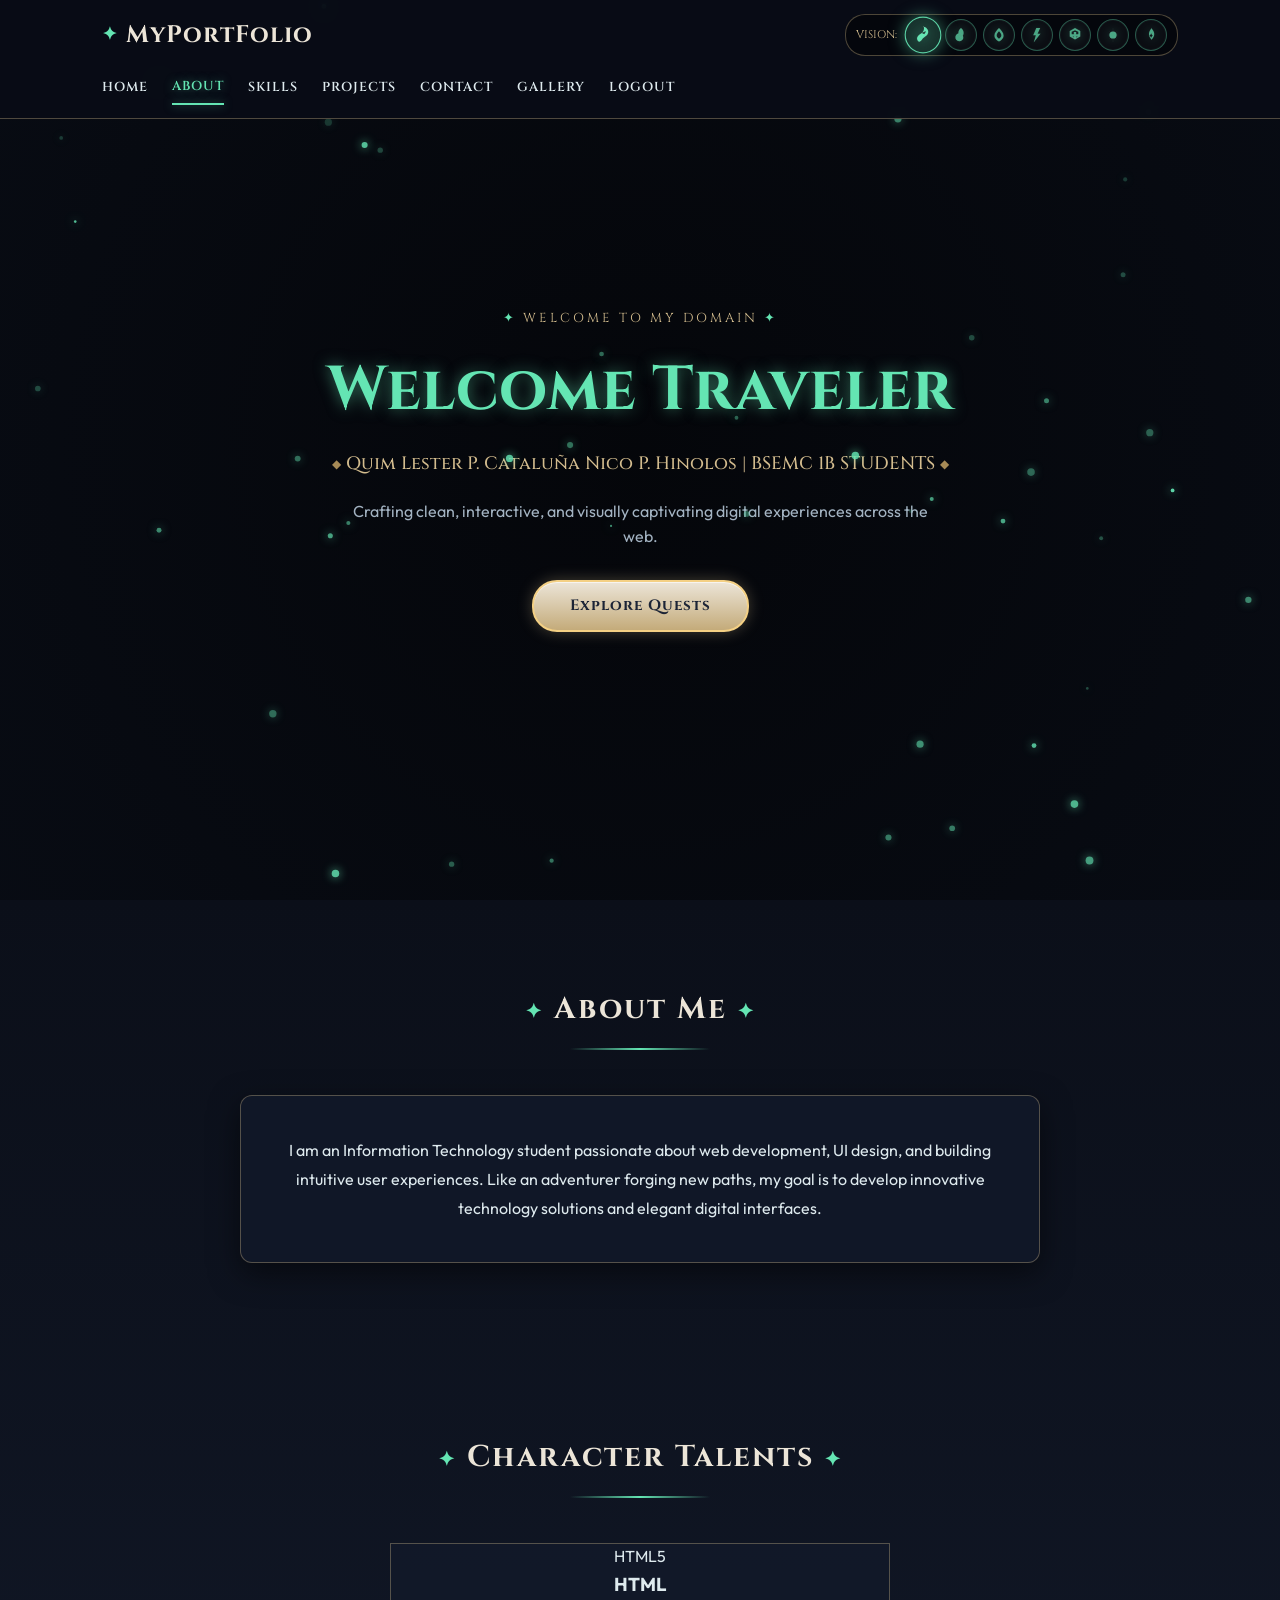
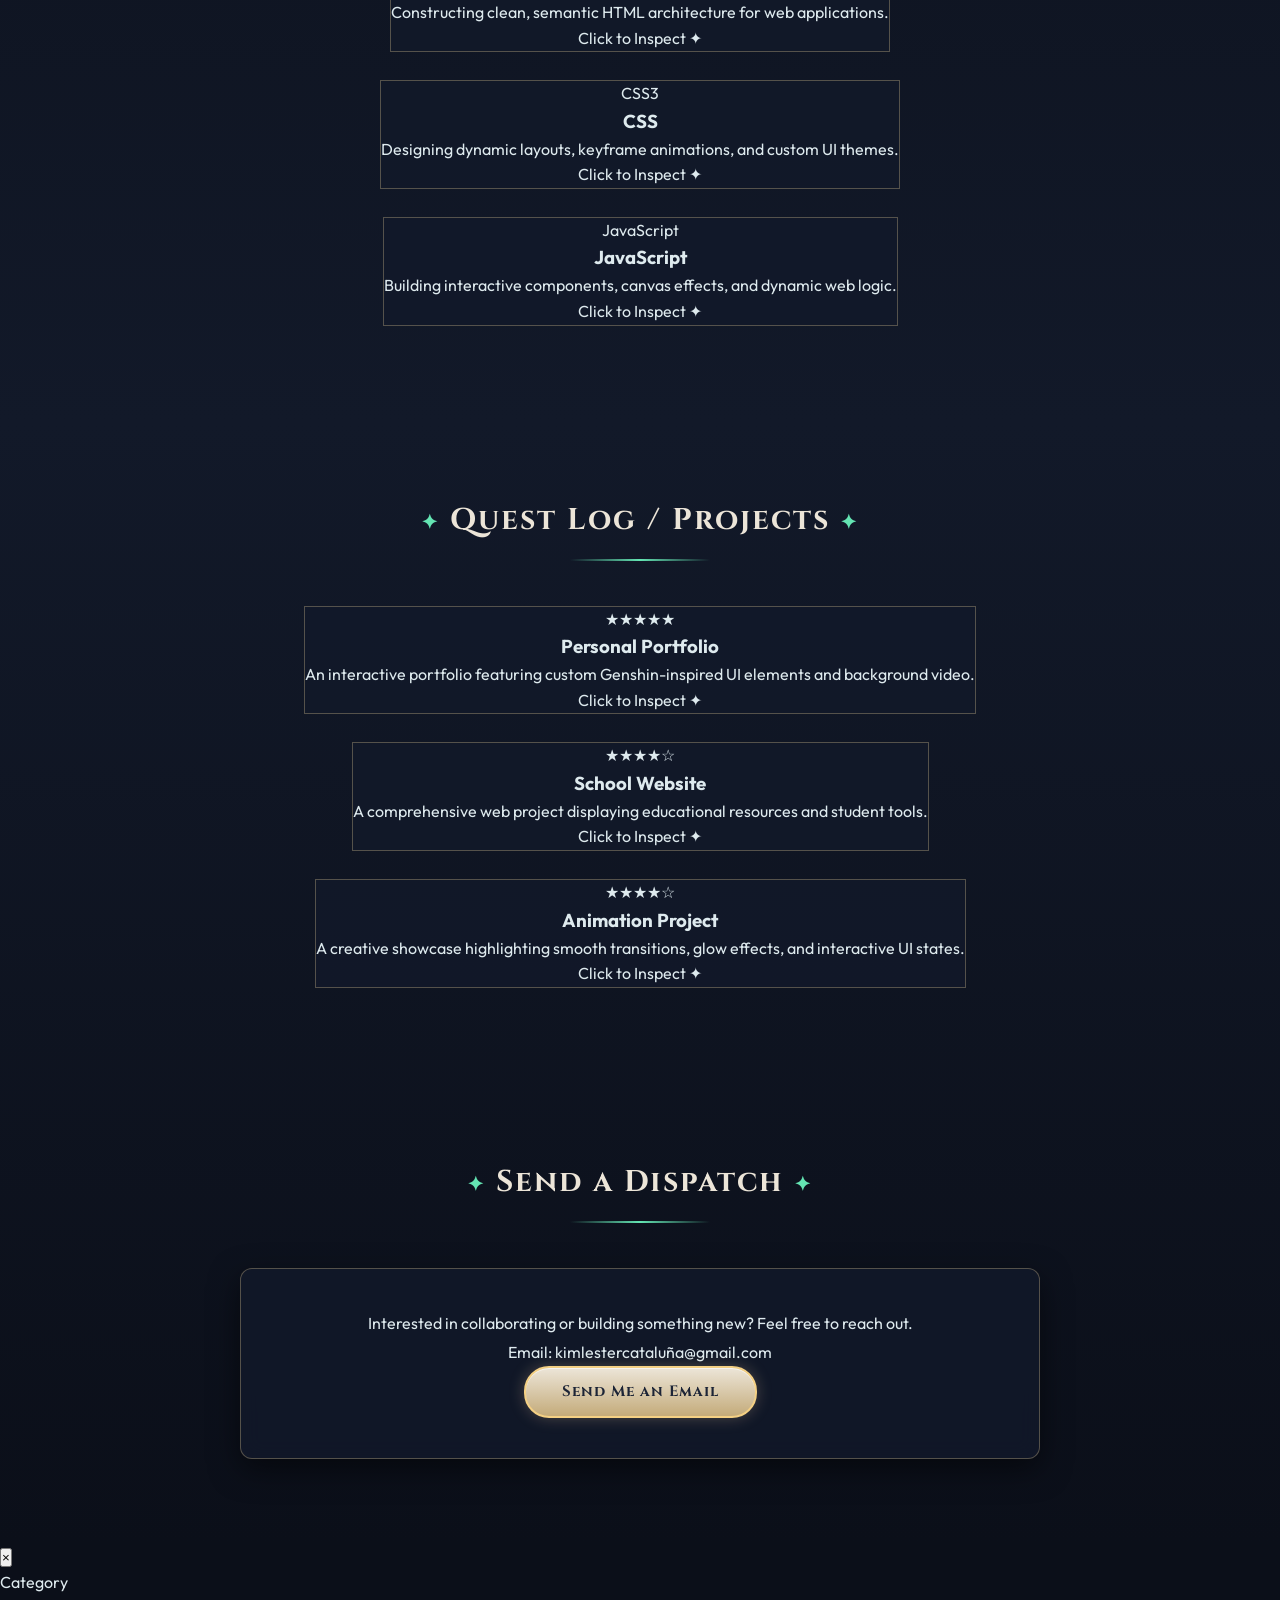
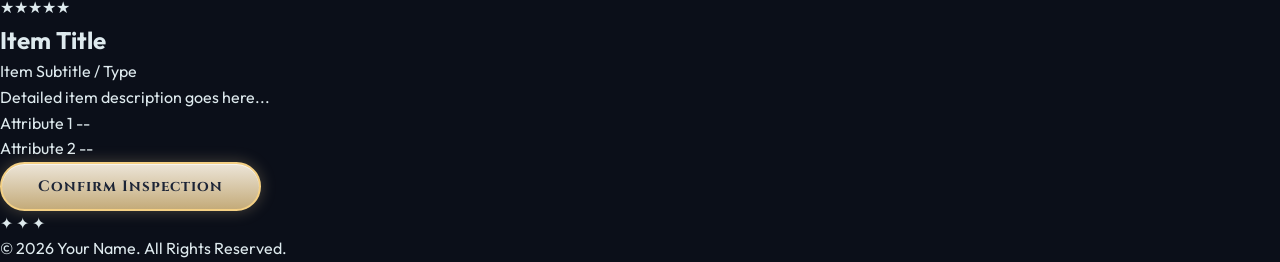
<file: index.html>
<!DOCTYPE html>
<html lang="en" class="theme-anemo">
<head>
    <meta charset="UTF-8">
    <meta name="viewport" content="width=device-width, initial-scale=1.0">
    <title>My Personal Portfolio | Teyvat Edition</title>

    <!-- Google Fonts for Genshin UI Typography -->
    <link rel="preconnect" href="https://fonts.googleapis.com">
    <link rel="preconnect" href="https://fonts.gstatic.com" crossorigin>
    <link href="https://fonts.googleapis.com/css2?family=Cinzel:wght@600;700;900&family=Outfit:wght@300;400;500;600&display=swap" rel="stylesheet">

    <!-- CSS Stylesheet -->
    <link rel="stylesheet" href="styles.css">
    <link rel="icon" type="image/png" href="logo.png">
</head>
<body>

    <!-- Canvas for Interactive Elemental Particles -->
    <canvas id="particle-canvas"></canvas>

    <!-- Navigation Bar -->
    <header>
        <nav class="navbar">
            <h2 class="logo"><span class="icon">✦</span>MyPortFolio</h2>

            <!-- Elemental Vision Switcher -->
            <div class="element-switcher" title="Change Elemental Vision">
                <span class="switcher-label">Vision:</span>
                <button class="elem-btn active" data-element="anemo" title="Anemo (Teal)" aria-label="Anemo Vision">
                    <svg viewBox="0 0 24 24" aria-hidden="true"><path d="M12 2.5c2.6 0 5 1.7 5.8 4.2.7 2.1-.1 4.5-2.1 6.2-.7.6-1.7 1.2-2.6 1.9-.8.6-1.5 1.3-2.1 2.2-.5.7-1.9 2.8-3.1 2.8-1.5 0-2.6-1.7-2.8-3.4-.3-2.8 2.4-4.9 4.8-6.2 1.5-1 2.6-2.3 3.1-4.1.3-1 .2-2.1.1-3.6zm1.4 8.5c1.2-.9 1.9-2.2 1.7-3.5-.5.4-1.4.8-2.1 1.1-.7.3-1.5.5-2.3.7.8 1 1.6 1.5 2.7 1.7z"/></svg>
                </button>
                <button class="elem-btn" data-element="pyro" title="Pyro (Red)" aria-label="Pyro Vision">
                    <svg viewBox="0 0 24 24" aria-hidden="true"><path d="M12 2.5c2.2 1.7 3.5 4.1 3.5 6.7 0 3.1-2.1 5.1-3.5 6.8-1.3-1.7-3.5-3.7-3.5-6.8 0-2.6 1.3-5 3.5-6.7zm.2 8.7c1.1.4 2 1.2 2.5 2.4.7 1.8.3 4.1-1.4 5.5-1.7 1.3-4.2 1.5-6.1.6-1.2-.7-2.1-1.9-2.5-3.2-.7-2.6.8-5.2 3.3-6.4 1.4-.7 2.9-.9 4.2.1z"/></svg>
                </button>
                <button class="elem-btn" data-element="hydro" title="Hydro (Blue)" aria-label="Hydro Vision">
                    <svg viewBox="0 0 24 24" aria-hidden="true"><path d="M12 2.8c3.2 3.4 6.1 6.4 6.1 10.2 0 3.2-2.7 5.8-6.1 7.8-3.4-2-6.1-4.6-6.1-7.8 0-3.8 2.9-6.8 6.1-10.2zm0 4.2c-1.7 1.9-3.1 3.5-3.1 5.7 0 1.7 1.3 3.1 3.1 4.2 1.8-1.1 3.1-2.5 3.1-4.2 0-2.2-1.4-3.8-3.1-5.7z"/></svg>
                </button>
                <button class="elem-btn" data-element="electro" title="Electro (Purple)" aria-label="Electro Vision">
                    <svg viewBox="0 0 24 24" aria-hidden="true"><path d="M12.9 2.5h-1.8L7 12.3h3.5L7.8 21.5l8.8-11.3h-3.8L16.2 2.5h-3.3z"/></svg>
                </button>
                <button class="elem-btn" data-element="geo" title="Geo (Gold)" aria-label="Geo Vision">
                    <svg viewBox="0 0 24 24" aria-hidden="true"><path d="M12 2.5l7 4v7.5l-7 4-7-4V6.5l7-4zm0 3.1L7.5 7.5v5.8L12 16.4l4.5-2.9V7.5L12 5.6zm-1.5 2.4h3v3h3v3h-3v3h-3v-3h-3v-3h3v-3z"/></svg>
                </button>
                <button class="elem-btn" data-element="cryo" title="Cryo (Ice Blue)" aria-label="Cryo Vision">
                    <svg viewBox="0 0 24 24" aria-hidden="true"><path d="M12 2.8v4.1M12 17.1v4.1M4.8 12h4.1M15.1 12h4.1M7.1 7.1l2.9 2.9M14 14l2.9 2.9M17.2 7.1l-2.9 2.9M10 14l-2.9 2.9M12 7.2a4.8 4.8 0 1 1 0 9.6 4.8 4.8 0 0 1 0-9.6z"/></svg>
                </button>
                <button class="elem-btn" data-element="dendro" title="Dendro (Green)" aria-label="Dendro Vision">
                    <svg viewBox="0 0 24 24" aria-hidden="true"><path d="M12 2.5c2.8 2.4 4.3 5.4 4.3 8.3 0 2.7-1.3 5.1-3.5 7.4-2.2-2.3-3.5-4.7-3.5-7.4 0-2.9 1.5-5.9 3.7-8.3zm-2.1 10.3c1.2 1 2.1 2.1 2.3 3.6.2-1.6 1.1-2.7 2.2-3.6-1.1-.9-2-2-2.2-3.4-.1 1.4-1 2.4-2.3 3.4z"/></svg>
                </button>
            </div>

            <ul class="nav-links">
                <li><a href="#home" class="active">Home</a></li>
                <li><a href="#about">About</a></li>
                <li><a href="#skills">Skills</a></li>
                <li><a href="#projects">Projects</a></li>
                <li><a href="#contact">Contact</a></li>
                <li><a href="Gallery.html">Gallery</a></li>
                <li><a href="Login.html">Logout</a></li>
            </ul>
        </nav>
    </header>

    <!-- Hero Section -->
    <section id="home" class="hero">
        <video class="hero-video" autoplay muted loop playsinline aria-label="Background video">
            <source src="videoplayback.mp4" type="video/mp4">
        </video>

        <div class="hero-content">
            <p class="greeting"><span class="star">✦</span> WELCOME TO MY DOMAIN <span class="star">✦</span></p>

            <h1><span class="highlight">Welcome Traveler</span></h1>

            <h3 class="subtitle">
                <span class="diamond">◆</span> Quim Lester P. Cataluña Nico P. Hinolos | BSEMC 1B STUDENTS <span class="diamond">◆</span>
            </h3>

            <p class="hero-description">
                Crafting clean, interactive, and visually captivating digital experiences across the web.
            </p>

            <a href="#projects" class="btn btn-genshin sound-trigger">
                <span>Explore Quests</span>
            </a>
        </div>
    </section>

    <!-- Main Content Container -->
    <main class="main-content">

        <!-- About Section -->
        <section id="about" class="section">
            <h2 class="section-title"><span class="title-ornament">✦</span> About Me <span class="title-ornament">✦</span></h2>
            <div class="divider"></div>

            <div class="genshin-panel about-panel">
                <p>
                    I am an Information Technology student passionate about web development, UI design, and 
                    building intuitive user experiences. Like an adventurer forging new paths, my goal is to develop 
                    innovative technology solutions and elegant digital interfaces.
                </p>
            </div>
        </section>

        <!-- Skills Section -->
        <section id="skills" class="section skills-section">
            <h2 class="section-title"><span class="title-ornament">✦</span> Character Talents <span class="title-ornament">✦</span></h2>
            <div class="divider"></div>

            <div class="card-container">
                <div class="card genshin-card inspectable sound-trigger" 
                     data-title="Structure & Architecture"
                     data-badge="HTML5"
                     data-rarity="★★★★★"
                     data-type="Talent / Markup"
                     data-description="Mastery over standard HTML elements, accessibility standards, semantic tags, and document architecture for modern web applications."
                     data-stat1="Semantics: 95%"
                     data-stat2="SEO Structure: 90%">
                    <div class="card-badge">HTML5</div>
                    <h3>HTML</h3>
                    <p>Constructing clean, semantic HTML architecture for web applications.</p>
                    <span class="inspect-hint">Click to Inspect ✦</span>
                </div>

                <div class="card genshin-card inspectable sound-trigger" 
                     data-title="Styling & Animation"
                     data-badge="CSS3"
                     data-rarity="★★★★★"
                     data-type="Talent / Styling"
                     data-description="Proficient in Flexbox, CSS Grid, keyframe animations, custom UI variables, dynamic theme engines, and responsive layouts."
                     data-stat1="Animations: 92%"
                     data-stat2="Responsive UI: 98%">
                    <div class="card-badge">CSS3</div>
                    <h3>CSS</h3>
                    <p>Designing dynamic layouts, keyframe animations, and custom UI themes.</p>
                    <span class="inspect-hint">Click to Inspect ✦</span>
                </div>

                <div class="card genshin-card inspectable sound-trigger" 
                     data-title="Interactive UI Logic"
                     data-badge="JS / ES6"
                     data-rarity="★★★★★"
                     data-type="Talent / Scripting"
                     data-description="Building dynamic web features, DOM manipulation, Web Audio synthesis, interactive HTML5 canvas particle engines, and modal controllers."
                     data-stat1="DOM Control: 90%"
                     data-stat2="Audio/Canvas: 85%">
                    <div class="card-badge">JavaScript</div>
                    <h3>JavaScript</h3>
                    <p>Building interactive components, canvas effects, and dynamic web logic.</p>
                    <span class="inspect-hint">Click to Inspect ✦</span>
                </div>
            </div>
        </section>

        <!-- Projects Section -->
        <section id="projects" class="section">
            <h2 class="section-title"><span class="title-ornament">✦</span> Quest Log / Projects <span class="title-ornament">✦</span></h2>
            <div class="divider"></div>

            <div class="card-container">
                <div class="card genshin-card project-card inspectable sound-trigger"
                     data-title="Genshin Portfolio Suite"
                     data-badge="Legendary Quest"
                     data-rarity="★★★★★"
                     data-type="Fullstack Web UI"
                     data-description="An immersive web portfolio featuring elemental theme switching, Web Audio sound synthesis, 3D tilt interactions, and background video shaders."
                     data-stat1="Design Rating: 100%"
                     data-stat2="Interactivity: 98%">
                    <span class="rarity">★★★★★</span>
                    <h3>Personal Portfolio</h3>
                    <p>An interactive portfolio featuring custom Genshin-inspired UI elements and background video.</p>
                    <span class="inspect-hint">Click to Inspect ✦</span>
                </div>

                <div class="card genshin-card project-card inspectable sound-trigger"
                     data-title="Akademiya Hub"
                     data-badge="Major Quest"
                     data-rarity="★★★★☆"
                     data-type="Web Application"
                     data-description="A multi-page educational web application providing course materials, scheduling tools, and interactive student portals."
                     data-stat1="Usability: 94%"
                     data-stat2="Structure: 90%">
                    <span class="rarity">★★★★☆</span>
                    <h3>School Website</h3>
                    <p>A comprehensive web project displaying educational resources and student tools.</p>
                    <span class="inspect-hint">Click to Inspect ✦</span>
                </div>

                <div class="card genshin-card project-card inspectable sound-trigger"
                     data-title="Visual Effects Showcase"
                     data-badge="Side Quest"
                     data-rarity="★★★★☆"
                     data-type="CSS & Canvas Lab"
                     data-description="A dedicated lab demonstrating UI glow effects, glassmorphism panels, particles, and custom hardware-accelerated animations."
                     data-stat1="Visual Appeal: 96%"
                     data-stat2="Performance: 60 FPS">
                    <span class="rarity">★★★★☆</span>
                    <h3>Animation Project</h3>
                    <p>A creative showcase highlighting smooth transitions, glow effects, and interactive UI states.</p>
                    <span class="inspect-hint">Click to Inspect ✦</span>
                </div>
            </div>
        </section>

        <!-- Contact Section -->
        <section id="contact" class="section contact-section">
            <h2 class="section-title"><span class="title-ornament">✦</span> Send a Dispatch <span class="title-ornament">✦</span></h2>
            <div class="divider"></div>

            <div class="genshin-panel contact-panel">
                <p>Interested in collaborating or building something new? Feel free to reach out.</p>
                <p class="email-text">Email: <span>kimlestercataluña@gmail.com</span></p>

                <a href="mailto:kimlestercataluña@gmail.com" class="btn btn-genshin sound-trigger">
                    <span>Send Me an Email</span>
                </a>
            </div>
        </section>

    </main>

    <!-- Inspection Modal Window -->
    <div id="inspection-modal" class="modal-overlay hidden">
        <div class="modal-box">
            <button class="modal-close sound-trigger" id="modal-close-btn">&times;</button>
            
            <div class="modal-header">
                <span id="modal-badge" class="modal-badge">Category</span>
                <div id="modal-rarity" class="modal-rarity">★★★★★</div>
                <h2 id="modal-title" class="modal-title">Item Title</h2>
                <div id="modal-type" class="modal-type">Item Subtitle / Type</div>
            </div>

            <div class="modal-body">
                <p id="modal-description">Detailed item description goes here...</p>
                
                <div class="modal-stats">
                    <div class="stat-item">
                        <span class="stat-label">Attribute 1</span>
                        <span id="modal-stat1" class="stat-value">--</span>
                    </div>
                    <div class="stat-item">
                        <span class="stat-label">Attribute 2</span>
                        <span id="modal-stat2" class="stat-value">--</span>
                    </div>
                </div>
            </div>

            <div class="modal-footer">
                <button class="btn btn-genshin modal-action sound-trigger" id="modal-confirm-btn">
                    <span>Confirm Inspection</span>
                </button>
            </div>
        </div>
    </div>

    <!-- Footer -->
    <footer>
        <div class="footer-ornament">✦ ✦ ✦</div>
        <p>&copy; 2026 Your Name. All Rights Reserved.</p>
    </footer>

    <!-- Embedded JavaScript Engine -->
    <script>
        document.addEventListener('DOMContentLoaded', () => {
            const emailLink = document.querySelector('a[href^="mailto:"]');

            if (emailLink) {
                emailLink.addEventListener('click', (event) => {
                    const proceed = window.confirm('Do you wish to proceed?');
                    if (!proceed) {
                        event.preventDefault();
                    }
                });
            }
            
            /* 1. Web Audio API Synthesizer */
            let audioCtx = null;
            let audioEnabled = true;

            function initAudio() {
                if (!audioCtx) {
                    const AudioContext = window.AudioContext || window.webkitAudioContext;
                    if (AudioContext) {
                        audioCtx = new AudioContext();
                    }
                }
            }

            function playSound(freq = 523.25, type = 'sine', duration = 0.3) {
                if (!audioEnabled) return;
                initAudio();
                if (!audioCtx) return;

                try {
                    const osc = audioCtx.createOscillator();
                    const gain = audioCtx.createGain();

                    osc.type = type;
                    osc.frequency.setValueAtTime(freq, audioCtx.currentTime);

                    gain.gain.setValueAtTime(0.15, audioCtx.currentTime);
                    gain.gain.exponentialRampToValueAtTime(0.001, audioCtx.currentTime + duration);

                    osc.connect(gain);
                    gain.connect(audioCtx.destination);

                    osc.start();
                    osc.stop(audioCtx.currentTime + duration);
                } catch (e) {
                    console.warn("Audio synthesis restricted:", e);
                }
            }

            document.querySelectorAll('.sound-trigger, .elem-btn, .nav-links a').forEach(el => {
                el.addEventListener('click', () => {
                    playSound(659.25, 'triangle', 0.25);
                });
            });

            /* 2. Interactive Canvas Particle Engine */
            const canvas = document.getElementById('particle-canvas');
            const ctx = canvas ? canvas.getContext('2d') : null;

            let particles = [];
            const particleCount = 45;
            let currentElementColor = { r: 100, g: 229, b: 179 };

            const elementColorMap = {
                anemo: { r: 100, g: 229, b: 179 },
                pyro: { r: 255, g: 107, b: 74 },
                hydro: { r: 74, g: 197, b: 255 },
                electro: { r: 199, g: 116, b: 255 },
                geo: { r: 248, g: 201, b: 84 },
                cryo: { r: 153, g: 241, b: 255 },
                dendro: { r: 158, g: 230, b: 58 }
            };

            function resizeCanvas() {
                if (!canvas) return;
                canvas.width = window.innerWidth;
                canvas.height = window.innerHeight;
            }

            class Particle {
                constructor() {
                    this.reset();
                }

                reset() {
                    this.x = Math.random() * canvas.width;
                    this.y = Math.random() * canvas.height;
                    this.size = Math.random() * 3 + 1;
                    this.speedX = (Math.random() - 0.5) * 0.6;
                    this.speedY = (Math.random() - 0.5) * 0.6 - 0.2;
                    this.alpha = Math.random() * 0.7 + 0.2;
                    this.pulse = Math.random() * 0.02 + 0.005;
                }

                update() {
                    this.x += this.speedX;
                    this.y += this.speedY;

                    this.alpha += Math.sin(Date.now() * this.pulse) * 0.01;

                    if (this.x < 0 || this.x > canvas.width || this.y < 0 || this.y > canvas.height) {
                        this.reset();
                    }
                }

                draw() {
                    ctx.save();
                    ctx.beginPath();
                    ctx.arc(this.x, this.y, this.size, 0, Math.PI * 2);
                    ctx.fillStyle = `rgba(${currentElementColor.r}, ${currentElementColor.g}, ${currentElementColor.b}, ${Math.max(0, this.alpha)})`;
                    ctx.shadowBlur = 10;
                    ctx.shadowColor = `rgb(${currentElementColor.r}, ${currentElementColor.g}, ${currentElementColor.b})`;
                    ctx.fill();
                    ctx.restore();
                }
            }

            function initParticles() {
                if (!canvas) return;
                resizeCanvas();
                particles = [];
                for (let i = 0; i < particleCount; i++) {
                    particles.push(new Particle());
                }
            }

            function animateParticles() {
                if (!ctx) return;
                ctx.clearRect(0, 0, canvas.width, canvas.height);
                particles.forEach(p => {
                    p.update();
                    p.draw();
                });
                requestAnimationFrame(animateParticles);
            }

            if (canvas) {
                window.addEventListener('resize', resizeCanvas);
                initParticles();
                animateParticles();
            }

            /* 3. Elemental Vision Switcher */
            const switcherBtns = document.querySelectorAll('.elem-btn');
            const htmlElement = document.documentElement;

            switcherBtns.forEach(btn => {
                btn.addEventListener('click', () => {
                    const elem = btn.getAttribute('data-element');
                    
                    htmlElement.className = '';
                    htmlElement.classList.add(`theme-${elem}`);

                    switcherBtns.forEach(b => b.classList.remove('active'));
                    btn.classList.add('active');

                    if (elementColorMap[elem]) {
                        currentElementColor = elementColorMap[elem];
                    }
                });
            });

            /* 4. 3D Card Tilt Effects */
            const cards = document.querySelectorAll('.genshin-card');

            cards.forEach(card => {
                card.addEventListener('mousemove', (e) => {
                    const rect = card.getBoundingClientRect();
                    const x = e.clientX - rect.left;
                    const y = e.clientY - rect.top;

                    const centerX = rect.width / 2;
                    const centerY = rect.height / 2;

                    const rotateX = ((y - centerY) / centerY) * -10;
                    const rotateY = ((x - centerX) / centerX) * 10;

                    card.style.transform = `perspective(1000px) rotateX(${rotateX}deg) rotateY(${rotateY}deg) translateZ(10px)`;
                });

                card.addEventListener('mouseleave', () => {
                    card.style.transform = 'perspective(1000px) rotateX(0deg) rotateY(0deg) translateZ(0px)';
                });
            });

            /* 5. Inspection Modal Controller */
            const modal = document.getElementById('inspection-modal');
            const modalCloseBtn = document.getElementById('modal-close-btn');
            const modalConfirmBtn = document.getElementById('modal-confirm-btn');

            const modalBadge = document.getElementById('modal-badge');
            const modalRarity = document.getElementById('modal-rarity');
            const modalTitle = document.getElementById('modal-title');
            const modalType = document.getElementById('modal-type');
            const modalDesc = document.getElementById('modal-description');
            const modalStat1 = document.getElementById('modal-stat1');
            const modalStat2 = document.getElementById('modal-stat2');

            document.querySelectorAll('.inspectable').forEach(card => {
                card.addEventListener('click', () => {
                    const title = card.getAttribute('data-title') || 'Unknown Item';
                    const badge = card.getAttribute('data-badge') || 'Talent';
                    const rarity = card.getAttribute('data-rarity') || '★★★★★';
                    const type = card.getAttribute('data-type') || 'Special Ability';
                    const desc = card.getAttribute('data-description') || 'No additional records available.';
                    const stat1 = card.getAttribute('data-stat1') || 'N/A';
                    const stat2 = card.getAttribute('data-stat2') || 'N/A';

                    modalTitle.textContent = title;
                    modalBadge.textContent = badge;
                    modalRarity.textContent = rarity;
                    modalType.textContent = type;
                    modalDesc.textContent = desc;
                    modalStat1.textContent = stat1;
                    modalStat2.textContent = stat2;

                    modal.classList.remove('hidden');
                });
            });

            function closeModal() {
                modal.classList.add('hidden');
            }

            if (modalCloseBtn) modalCloseBtn.addEventListener('click', closeModal);
            if (modalConfirmBtn) modalConfirmBtn.addEventListener('click', closeModal);
            if (modal) {
                modal.addEventListener('click', (e) => {
                    if (e.target === modal) closeModal();
                });
            }

            /* 6. ScrollSpy Active Link Highlighter */
            const sections = document.querySelectorAll('section');
            const navLinks = document.querySelectorAll('.nav-links a');

            window.addEventListener('scroll', () => {
                let current = '';

                sections.forEach(section => {
                    const sectionTop = section.offsetTop - 150;
                    if (window.scrollY >= sectionTop) {
                        current = section.getAttribute('id');
                    }
                });

                navLinks.forEach(link => {
                    link.classList.remove('active');
                    if (link.getAttribute('href') === `#${current}`) {
                        link.classList.add('active');
                    }
                });
            });

        });
    </script>

</body>
</html>
</file>
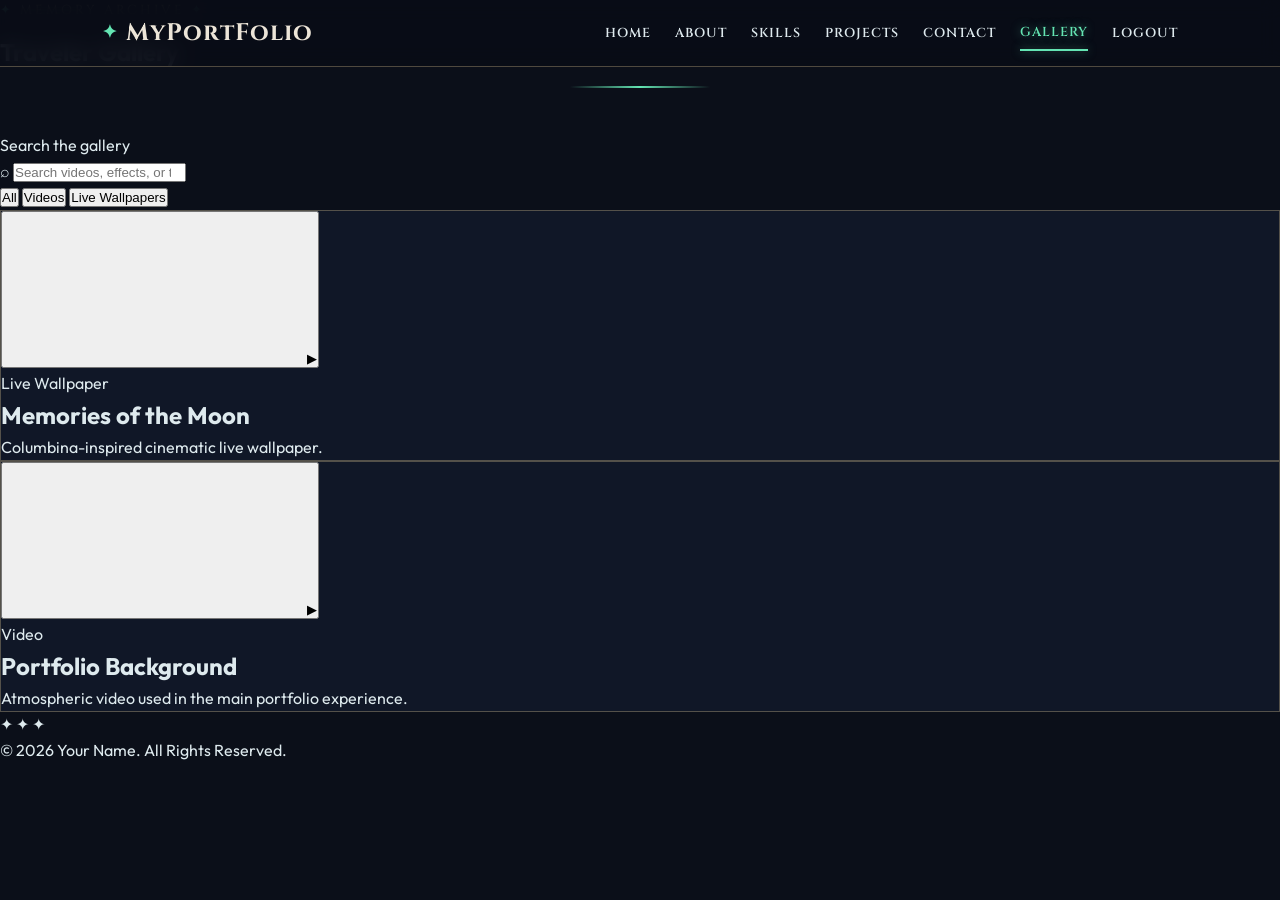
<file: gallery.html>
<!DOCTYPE html>
<html lang="en" class="theme-anemo">
<head>
    <meta charset="UTF-8">
    <meta name="viewport" content="width=device-width, initial-scale=1.0">
    <title>Gallery | Teyvat Portfolio</title>
    <link rel="preconnect" href="https://fonts.googleapis.com">
    <link rel="preconnect" href="https://fonts.gstatic.com" crossorigin>
    <link href="https://fonts.googleapis.com/css2?family=Cinzel:wght@600;700;900&family=Outfit:wght@300;400;500;600&display=swap" rel="stylesheet">
    <link rel="stylesheet" href="styles.css">
    <link rel="icon" type="image/png" href="logo.png">
</head>
<body class="gallery-page">
    <canvas id="particle-canvas"></canvas>

    <header>
        <nav class="navbar">
            <h2 class="logo"><span class="icon">✦</span>MyPortFolio</h2>
            <ul class="nav-links">
                <li><a href="index.html">Home</a></li>
                <li><a href="index.html#about">About</a></li>
                <li><a href="index.html#skills">Skills</a></li>
                <li><a href="index.html#projects">Projects</a></li>
                <li><a href="index.html#contact">Contact</a></li>
                <li><a href="Gallery.html" class="active" aria-current="page">Gallery</a></li>
                <li><a href="login.html">Logout</a></li>
            </ul>
        </nav>
    </header>

    <main class="gallery-main">
        <section class="gallery-hero">
            <p class="greeting"><span class="star">✦</span> MEMORY ARCHIVE <span class="star">✦</span></p>
            <h1>Traveler <span class="highlight">Gallery</span></h1>
            <div class="divider"></div>

            <form class="gallery-search" role="search" autocomplete="off">
                <label for="gallery-search-input" class="gallery-search-label">Search the gallery</label>
                <div class="gallery-search-control">
                    <span class="search-icon" aria-hidden="true">⌕</span>
                    <input id="gallery-search-input" type="search" placeholder="Search videos, effects, or themes..." aria-label="Search gallery">
                    <button id="gallery-search-clear" type="button" aria-label="Clear search" hidden>&times;</button>
                </div>
            </form>

            <div class="gallery-filter" aria-label="Gallery filters">
                <button class="gallery-filter-btn active" type="button" data-filter="all">All</button>
                <button class="gallery-filter-btn" type="button" data-filter="video">Videos</button>
                <button class="gallery-filter-btn" type="button" data-filter="live-wallpaper">Live Wallpapers</button>
            </div>
        </section>

        <section class="gallery-grid" id="gallery-grid" aria-live="polite">
            <article class="gallery-item genshin-card" data-category="live-wallpaper video" data-search="columbina hyposelenia moon genshin live wallpaper anemo blue cinematic">
                <button class="gallery-media sound-trigger" type="button" aria-label="Play Columbina live wallpaper">
                    <video muted loop preload="metadata" playsinline>
                        <source src="Columbina Hyposelenia - Memories of the Moon _ Genshin Impact _ Live Wallpaper 4K60.mp4" type="video/mp4">
                    </video>
                    <span class="gallery-play">▶</span>
                </button>
                <div class="gallery-card-info">
                    <span class="gallery-category">Live Wallpaper</span>
                    <h2>Memories of the Moon</h2>
                    <p>Columbina-inspired cinematic live wallpaper.</p>
                </div>
            </article>

            <article class="gallery-item genshin-card" data-category="video" data-search="portfolio background video genshin cinematic web adventure">
                <button class="gallery-media sound-trigger" type="button" aria-label="Play portfolio background video">
                    <video muted loop preload="metadata" playsinline>
                        <source src="videoplayback.mp4" type="video/mp4">
                    </video>
                    <span class="gallery-play">▶</span>
                </button>
                <div class="gallery-card-info">
                    <span class="gallery-category">Video</span>
                    <h2>Portfolio Background</h2>
                    <p>Atmospheric video used in the main portfolio experience.</p>
                </div>
            </article>
        </section>

        <p class="gallery-empty" id="gallery-empty" hidden>No memory records match your search.</p>
    </main>

    <footer>
        <div class="footer-ornament">✦ ✦ ✦</div>
        <p>&copy; 2026 Your Name. All Rights Reserved.</p>
    </footer>

    <script>
        document.addEventListener('DOMContentLoaded', () => {
            const searchInput = document.getElementById('gallery-search-input');
            const clearButton = document.getElementById('gallery-search-clear');
            const filterButtons = document.querySelectorAll('.gallery-filter-btn');
            const galleryItems = [...document.querySelectorAll('.gallery-item')];
            const emptyMessage = document.getElementById('gallery-empty');
            let activeFilter = 'all';

            function filterGallery() {
                const query = searchInput.value.trim().toLowerCase();
                let visibleCount = 0;

                galleryItems.forEach(item => {
                    const categories = item.dataset.category || '';
                    const searchableText = item.dataset.search || '';
                    const matchesFilter = activeFilter === 'all' || categories.includes(activeFilter);
                    const matchesSearch = !query || searchableText.includes(query);
                    const visible = matchesFilter && matchesSearch;

                    item.hidden = !visible;
                    if (visible) visibleCount++;
                });

                clearButton.hidden = query.length === 0;
                emptyMessage.hidden = visibleCount !== 0;
            }

            searchInput.addEventListener('input', filterGallery);

            clearButton.addEventListener('click', () => {
                searchInput.value = '';
                searchInput.focus();
                filterGallery();
            });

            filterButtons.forEach(button => {
                button.addEventListener('click', () => {
                    activeFilter = button.dataset.filter;
                    filterButtons.forEach(btn => btn.classList.remove('active'));
                    button.classList.add('active');
                    filterGallery();
                });
            });

            document.querySelectorAll('.gallery-media').forEach(media => {
                const video = media.querySelector('video');
                media.addEventListener('click', () => {
                    if (video.paused) {
                        document.querySelectorAll('.gallery-media video').forEach(otherVideo => {
                            if (otherVideo !== video) otherVideo.pause();
                        });
                        video.play().catch(() => {});
                        media.classList.add('playing');
                    } else {
                        video.pause();
                        media.classList.remove('playing');
                    }
                });
                video.addEventListener('ended', () => media.classList.remove('playing'));
            });
        });
    </script>
</body>
</html>
</file>
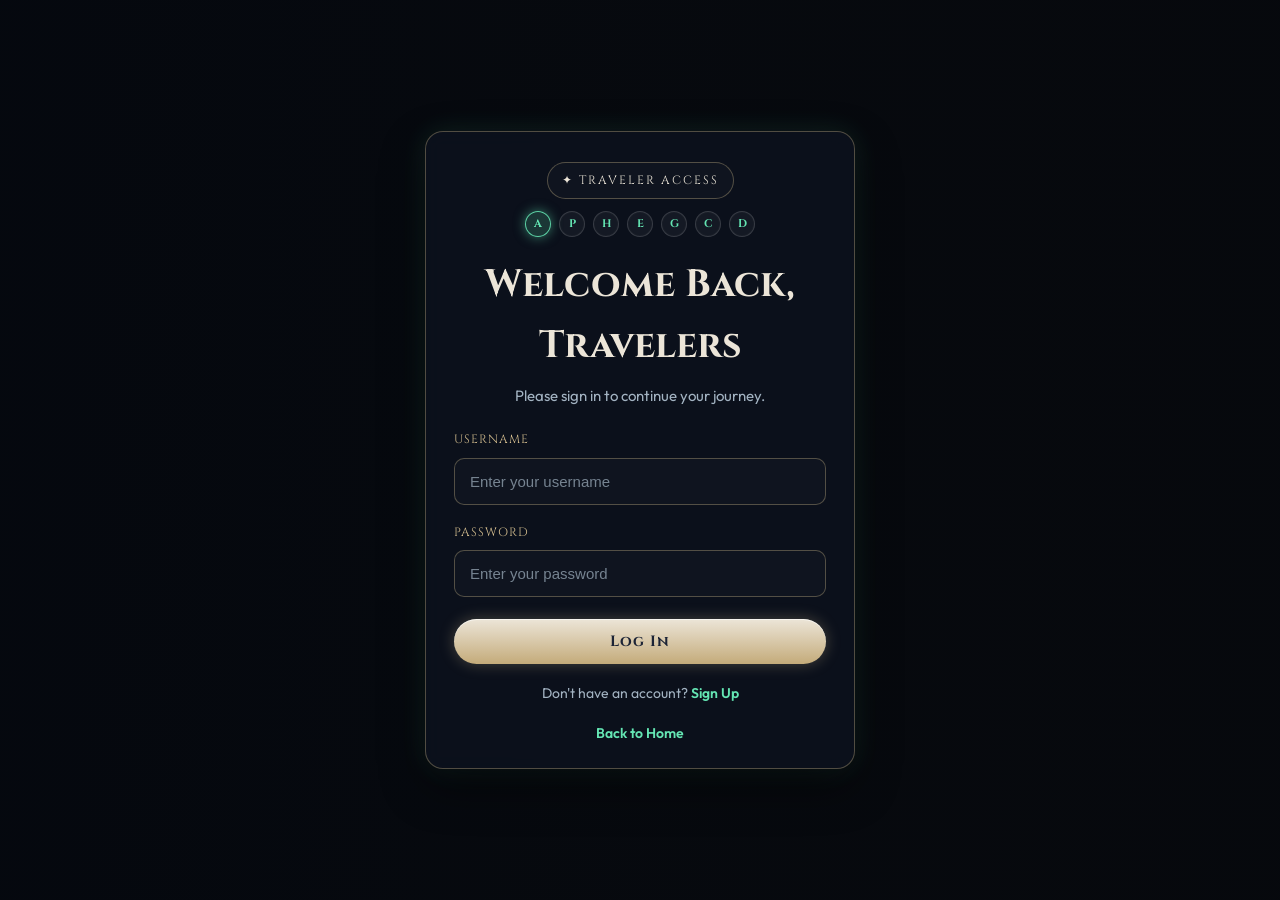
<file: login.html>
<!DOCTYPE html>
<html lang="en" class="theme-anemo">

<head>
    <meta charset="UTF-8">
    <meta name="viewport" content="width=device-width, initial-scale=1.0">
    <title>Traveler Login | Teyvat</title>
    <link rel="preconnect" href="https://fonts.googleapis.com">
    <link rel="preconnect" href="https://fonts.gstatic.com" crossorigin>
    <link href="https://fonts.googleapis.com/css2?family=Cinzel:wght@600;700;900&family=Outfit:wght@300;400;500;600&display=swap" rel="stylesheet">
    <link rel="stylesheet" href="styles.css">
</head>

<body class="login-page">
    <video class="video-background" autoplay muted loop playsinline aria-label="Background video">
        <source src="Columbina Hyposelenia - Memories of the Moon _ Genshin Impact _ Live Wallpaper 4K60.mp4" type="video/mp4">
    </video>

    <div class="login-shell">
        <div class="login-card">
            <div class="login-header">
                <div class="login-badge">✦ Traveler Access</div>
                <div class="login-vision" aria-label="Genshin elemental theme">
                    <span class="vision-pill active">A</span>
                    <span class="vision-pill">P</span>
                    <span class="vision-pill">H</span>
                    <span class="vision-pill">E</span>
                    <span class="vision-pill">G</span>
                    <span class="vision-pill">C</span>
                    <span class="vision-pill">D</span>
                </div>
            </div>

            <h1>Welcome Back, Travelers</h1>
            <p class="login-subtitle">Please sign in to continue your journey.</p>

            <form action="index.html" method="get" class="login-form">
                <div class="input-group">
                    <label for="username">Username</label>
                    <input
                        type="text"
                        id="username"
                        name="username"
                        placeholder="Enter your username"
                        required
                    >
                </div>

                <div class="input-group">
                    <label for="password">Password</label>
                    <input
                        type="password"
                        id="password"
                        name="password"
                        placeholder="Enter your password"
                        required
                    >
                </div>

                <button type="submit" class="login-button btn-genshin">Log In</button>

                <p class="signup">
                    Don't have an account?
                    <a href="#">Sign Up</a>
                </p>

                <p class="back-home">
                    <a href="index.html">Back to Home</a>
                </p>
            </form>
        </div>
    </div>
</body>
</html>
</file>
<file: styles.css>
/* ==========================================================================
   1. Genshin Impact Theme Variables & Vision Palettes
   ========================================================================== */
:root {
    --primary-gold: #ece5d8;
    --accent-gold: #d3bc8e;
    --bright-gold: #f4d084;
    --dark-gold: #a68a56;
    --bg-dark: #0b0f19;
    --panel-bg: rgba(18, 25, 41, 0.88);
    --panel-border: rgba(211, 188, 142, 0.35);
    --text-main: #deeaee;
    --text-muted: #a3b3c2;
    --font-heading: 'Cinzel', serif;
    --font-body: 'Outfit', sans-serif;
    
    /* Dynamic Theme Defaults (Anemo) */
    --element-color: #64e5b3;
    --element-glow: rgba(100, 229, 179, 0.5);
    --element-rgb: 100, 229, 179;
}

/* Vision Theme Overrides */
html.theme-anemo {
    --element-color: #64e5b3;
    --element-glow: rgba(100, 229, 179, 0.5);
    --element-rgb: 100, 229, 179;
}

html.theme-pyro {
    --element-color: #ff6b4a;
    --element-glow: rgba(255, 107, 74, 0.5);
    --element-rgb: 255, 107, 74;
}

html.theme-hydro {
    --element-color: #4ac5ff;
    --element-glow: rgba(74, 197, 255, 0.5);
    --element-rgb: 74, 197, 255;
}

html.theme-electro {
    --element-color: #c774ff;
    --element-glow: rgba(199, 116, 255, 0.5);
    --element-rgb: 199, 116, 255;
}

html.theme-geo {
    --element-color: #f8c954;
    --element-glow: rgba(248, 201, 84, 0.5);
    --element-rgb: 248, 201, 84;
}

html.theme-cryo {
    --element-color: #99f1ff;
    --element-glow: rgba(153, 241, 255, 0.5);
    --element-rgb: 153, 241, 255;
}

html.theme-dendro {
    --element-color: #9ee63a;
    --element-glow: rgba(158, 230, 58, 0.5);
    --element-rgb: 158, 230, 58;
}

/* ==========================================================================
   2. Reset & Core Layout Styles
   ========================================================================== */
* {
    margin: 0;
    padding: 0;
    box-sizing: border-box;
    scroll-behavior: smooth;
}

body {
    font-family: var(--font-body);
    background-color: var(--bg-dark);
    color: var(--text-main);
    line-height: 1.6;
    overflow-x: hidden;
}

/* Particle Canvas Overlay */
#particle-canvas {
    position: fixed;
    top: 0;
    left: 0;
    width: 100vw;
    height: 100vh;
    pointer-events: none;
    z-index: 15;
}

/* Custom Genshin Scrollbar */
::-webkit-scrollbar {
    width: 8px;
}
::-webkit-scrollbar-track {
    background: #090d16;
}
::-webkit-scrollbar-thumb {
    background: var(--dark-gold);
    border-radius: 4px;
}
::-webkit-scrollbar-thumb:hover {
    background: var(--element-color);
}

/* ==========================================================================
   3. Navigation Bar & Vision Switcher
   ========================================================================== */
header {
    background: rgba(9, 13, 22, 0.92);
    border-bottom: 1px solid var(--panel-border);
    padding: 14px 8%;
    position: fixed;
    top: 0;
    width: 100%;
    z-index: 100;
    backdrop-filter: blur(10px);
}

.navbar {
    display: flex;
    justify-content: space-between;
    align-items: center;
    flex-wrap: wrap;
    gap: 15px;
}

.logo {
    font-family: var(--font-heading);
    color: var(--primary-gold);
    font-size: 24px;
    letter-spacing: 1px;
    display: flex;
    align-items: center;
    gap: 8px;
}

.logo .icon {
    color: var(--element-color);
    font-size: 18px;
    transition: color 0.4s ease;
}

/* Vision Element Selector Bar */
.element-switcher {
    display: flex;
    align-items: center;
    gap: 6px;
    background: rgba(0, 0, 0, 0.4);
    padding: 4px 10px;
    border-radius: 20px;
    border: 1px solid var(--panel-border);
}

.switcher-label {
    font-family: var(--font-heading);
    font-size: 11px;
    color: var(--accent-gold);
    text-transform: uppercase;
    margin-right: 4px;
}

.elem-btn {
    background: rgba(255, 255, 255, 0.04);
    border: 1px solid rgba(var(--element-rgb), 0.5);
    cursor: pointer;
    width: 32px;
    height: 32px;
    padding: 0;
    border-radius: 50%;
    transition: transform 0.2s, background 0.3s, box-shadow 0.3s, border-color 0.3s;
    opacity: 0.72;
    display: inline-flex;
    align-items: center;
    justify-content: center;
    box-shadow: inset 0 0 0 1px rgba(255,255,255,0.04);
}

.elem-btn svg {
    width: 18px;
    height: 18px;
    fill: var(--element-color);
    stroke: rgba(255,255,255,0.18);
    stroke-width: 0.45;
    filter: drop-shadow(0 0 6px var(--element-glow));
}

.elem-btn:hover {
    transform: scale(1.2);
    opacity: 1;
    box-shadow: 0 0 12px var(--element-glow);
}

.elem-btn.active {
    opacity: 1;
    background: rgba(var(--element-rgb), 0.2);
    border-color: rgba(var(--element-rgb), 0.9);
    box-shadow: 0 0 14px var(--element-glow);
    transform: scale(1.15);
}

.nav-links {
    list-style: none;
    display: flex;
    gap: 24px;
}

.nav-links a {
    position: relative;
    display: inline-block;
    font-family: var(--font-heading);
    color: var(--text-main);
    text-decoration: none;
    font-size: 13px;
    font-weight: 600;
    letter-spacing: 1px;
    text-transform: uppercase;
    padding: 6px 0;
    transition: color 0.25s ease, text-shadow 0.25s ease, transform 0.25s ease;
}

.nav-links a::after {
    content: "";
    position: absolute;
    left: 0;
    bottom: -2px;
    width: 100%;
    height: 2px;
    background: var(--element-color);
    transform: scaleX(0);
    transform-origin: center;
    transition: transform 0.25s ease, box-shadow 0.25s ease;
    box-shadow: 0 0 10px var(--element-glow);
}

.nav-links a:hover,
.nav-links a.active {
    color: var(--element-color);
    text-shadow: 0 0 10px var(--element-glow);
    transform: translateY(-1px);
}

.nav-links a:hover::after,
.nav-links a.active::after {
    transform: scaleX(1);
}

/* ==========================================================================
   4. Hero Section & Background Video Controls
   ========================================================================== */
.hero {
    position: relative;
    min-height: 100vh;
    display: flex;
    align-items: center;
    justify-content: center;
    padding: 100px 10% 60px;
    overflow: hidden;
    background-color: #000;
}

.hero-video {
    position: absolute;
    inset: 0;
    width: 100%;
    height: 100%;
    object-fit: cover;
    z-index: 0;
    filter: brightness(0.55) saturate(1.15);
}

/* Vignette Overlay */
.hero::after {
    content: '';
    position: absolute;
    top: 0;
    left: 0;
    width: 100%;
    height: 100%;
    background: radial-gradient(circle, rgba(11, 15, 25, 0.4) 0%, rgba(9, 13, 22, 0.88) 100%);
    z-index: 1;
}

/* Floating HUD Controls */
.video-controls {
    position: absolute;
    bottom: 25px;
    right: 30px;
    display: flex;
    gap: 12px;
    z-index: 10;
}

.hud-btn {
    background: rgba(18, 25, 41, 0.75);
    border: 1px solid var(--panel-border);
    color: var(--primary-gold);
    width: 42px;
    height: 42px;
    border-radius: 50%;
    display: flex;
    align-items: center;
    justify-content: center;
    cursor: pointer;
    backdrop-filter: blur(8px);
    transition: all 0.3s ease;
}

.hud-btn:hover {
    border-color: var(--element-color);
    box-shadow: 0 0 12px var(--element-glow);
    transform: scale(1.1);
}

.hero-content {
    position: relative;
    z-index: 2;
    max-width: 750px;
    text-align: center;
}

.greeting {
    font-family: var(--font-heading);
    color: var(--accent-gold);
    letter-spacing: 3px;
    font-size: 13px;
    margin-bottom: 12px;
}

.star {
    color: var(--element-color);
}

.hero h1 {
    font-family: var(--font-heading);
    font-size: clamp(38px, 6vw, 62px);
    color: var(--primary-gold);
    margin-bottom: 10px;
    text-shadow: 0 0 20px rgba(0, 0, 0, 0.8);
}

.hero h1 .highlight {
    color: var(--element-color);
    text-shadow: 0 0 15px var(--element-glow);
    transition: color 0.4s ease;
}

.subtitle {
    font-family: var(--font-heading);
    font-size: 18px;
    color: var(--accent-gold);
    margin-bottom: 20px;
    font-weight: 500;
}

.diamond {
    font-size: 12px;
    vertical-align: middle;
    color: var(--dark-gold);
}

.hero-description {
    color: var(--text-muted);
    font-size: 16px;
    margin: 0 auto 30px;
    max-width: 580px;
}

/* Genshin UI Button */
.btn-genshin {
    position: relative;
    display: inline-block;
    padding: 12px 36px;
    background: linear-gradient(180deg, #ece5d8 0%, #c4ab7a 100%);
    color: #1c2436;
    font-family: var(--font-heading);
    font-weight: 700;
    font-size: 15px;
    letter-spacing: 1px;
    text-decoration: none;
    border-radius: 25px;
    border: 2px solid var(--bright-gold);
    box-shadow: 0 0 15px rgba(212, 188, 142, 0.3), inset 0 1px 0 rgba(255, 255, 255, 0.6);
    transition: all 0.3s ease;
    cursor: pointer;
}

.btn-genshin:hover {
    background: linear-gradient(180deg, #ffffff 0%, #d3bc8e 100%);
    transform: translateY(-2px);
    box-shadow: 0 0 25px var(--element-glow);
    border-color: var(--element-color);
}

/* ==========================================================================
   4.5 Login Page (Genshin Inspired)
   ========================================================================== */
.login-page {
    min-height: 100vh;
    display: flex;
    align-items: center;
    justify-content: center;
    padding: 40px 20px;
    background: #070b13;
    color: var(--text-main);
    position: relative;
    overflow: hidden;
}

.video-background {
    position: absolute;
    inset: 0;
    z-index: 0;
    width: 100%;
    height: 100%;
    object-fit: cover;
    pointer-events: none;
    overflow: hidden;
    background: #000;
    filter: brightness(0.52) saturate(1.15);
}

.login-page::before {
    content: "";
    position: absolute;
    inset: 0;
    z-index: 1;
    background: linear-gradient(90deg, rgba(6, 10, 18, 0.8), rgba(12, 17, 26, 0.55), rgba(9, 12, 18, 0.72));
}

.login-shell {
    position: relative;
    z-index: 2;
    width: min(430px, 92vw);
}

.login-card {
    background: rgba(13, 19, 31, 0.82);
    border: 1px solid var(--panel-border);
    border-radius: 18px;
    padding: 30px 28px 24px;
    box-shadow: 0 18px 45px rgba(0, 0, 0, 0.45), 0 0 28px rgba(100, 229, 179, 0.12);
    backdrop-filter: blur(10px);
}

.login-header {
    display: flex;
    flex-direction: column;
    align-items: center;
    gap: 12px;
    margin-bottom: 18px;
}

.login-badge {
    font-family: var(--font-heading);
    font-size: 12px;
    letter-spacing: 2px;
    color: var(--primary-gold);
    text-transform: uppercase;
    border: 1px solid var(--panel-border);
    background: rgba(255,255,255,0.02);
    border-radius: 999px;
    padding: 8px 14px;
}

.login-vision {
    display: flex;
    justify-content: center;
    gap: 8px;
    flex-wrap: wrap;
}

.vision-pill {
    width: 26px;
    height: 26px;
    display: inline-flex;
    align-items: center;
    justify-content: center;
    border-radius: 50%;
    border: 1px solid rgba(255,255,255,0.15);
    background: rgba(255,255,255,0.04);
    color: var(--element-color);
    font-family: var(--font-heading);
    font-size: 11px;
    font-weight: 700;
    box-shadow: inset 0 0 0 1px rgba(255,255,255,0.02);
}

.vision-pill.active {
    background: rgba(var(--element-rgb), 0.18);
    border-color: rgba(var(--element-rgb), 0.9);
    box-shadow: 0 0 12px var(--element-glow);
}

.login-card h1 {
    font-family: var(--font-heading);
    font-size: clamp(28px, 4vw, 38px);
    text-align: center;
    margin-bottom: 8px;
    color: var(--primary-gold);
}

.login-subtitle {
    text-align: center;
    color: var(--text-muted);
    margin-bottom: 22px;
    font-size: 15px;
}

.login-form {
    display: flex;
    flex-direction: column;
    gap: 18px;
}

.input-group {
    display: flex;
    flex-direction: column;
    gap: 8px;
}

.input-group label {
    color: var(--accent-gold);
    font-family: var(--font-heading);
    font-size: 12px;
    letter-spacing: 1px;
    text-transform: uppercase;
}

.input-group input {
    width: 100%;
    padding: 14px 15px;
    border-radius: 10px;
    border: 1px solid rgba(211, 188, 142, 0.35);
    background: rgba(255,255,255,0.02);
    color: var(--text-main);
    font-size: 15px;
    outline: none;
    transition: border-color 0.25s ease, box-shadow 0.25s ease;
}

.input-group input::placeholder {
    color: rgba(163, 179, 194, 0.7);
}

.input-group input:focus {
    border-color: rgba(var(--element-rgb), 0.9);
    box-shadow: 0 0 0 3px rgba(var(--element-rgb), 0.12);
}

.login-button {
    width: 100%;
    border: none;
    margin-top: 4px;
}

.signup,
.back-home {
    text-align: center;
    color: var(--text-muted);
    font-size: 14px;
}

.signup a,
.back-home a {
    color: var(--element-color);
    text-decoration: none;
    font-weight: 600;
}

.signup a:hover,
.back-home a:hover {
    text-decoration: underline;
}

/* ==========================================================================
   5. Main Content, Panels & 3D Interactive Cards
   ========================================================================== */
.main-content {
    background: linear-gradient(180deg, #0b0f19 0%, #121929 50%, #0b0f19 100%);
    position: relative;
    z-index: 2;
}

.section {
    padding: 85px 10%;
    text-align: center;
}

.section-title {
    font-family: var(--font-heading);
    font-size: 30px;
    color: var(--primary-gold);
    letter-spacing: 2px;
}

.title-ornament {
    color: var(--element-color);
    font-size: 20px;
}

.divider {
    width: 140px;
    height: 2px;
    background: linear-gradient(90deg, transparent, var(--element-color), transparent);
    margin: 15px auto 45px;
}

/* Genshin Panel */
.genshin-panel {
    background: var(--panel-bg);
    border: 1px solid var(--panel-border);
    border-radius: 12px;
    padding: 40px;
    max-width: 800px;
    margin: 0 auto;
    box-shadow: 0 10px 30px rgba(0, 0, 0, 0.5);
    backdrop-filter: blur(10px);
}

.genshin-panel p {
    color: var(--text-main);
    font-size: 16px;
    line-height: 1.8;
}

/* Cards Container & 3D Tilt */
.card-container {
    display: flex;
    justify-content: center;
    gap: 28px;
    flex-wrap: wrap;
    perspective: 1000px;
}

.genshin-card {
    position: relative;
    background: var(--panel-bg);
    border: 1px solid var(--panel-border);
    border-radius: 14
}
</file>
